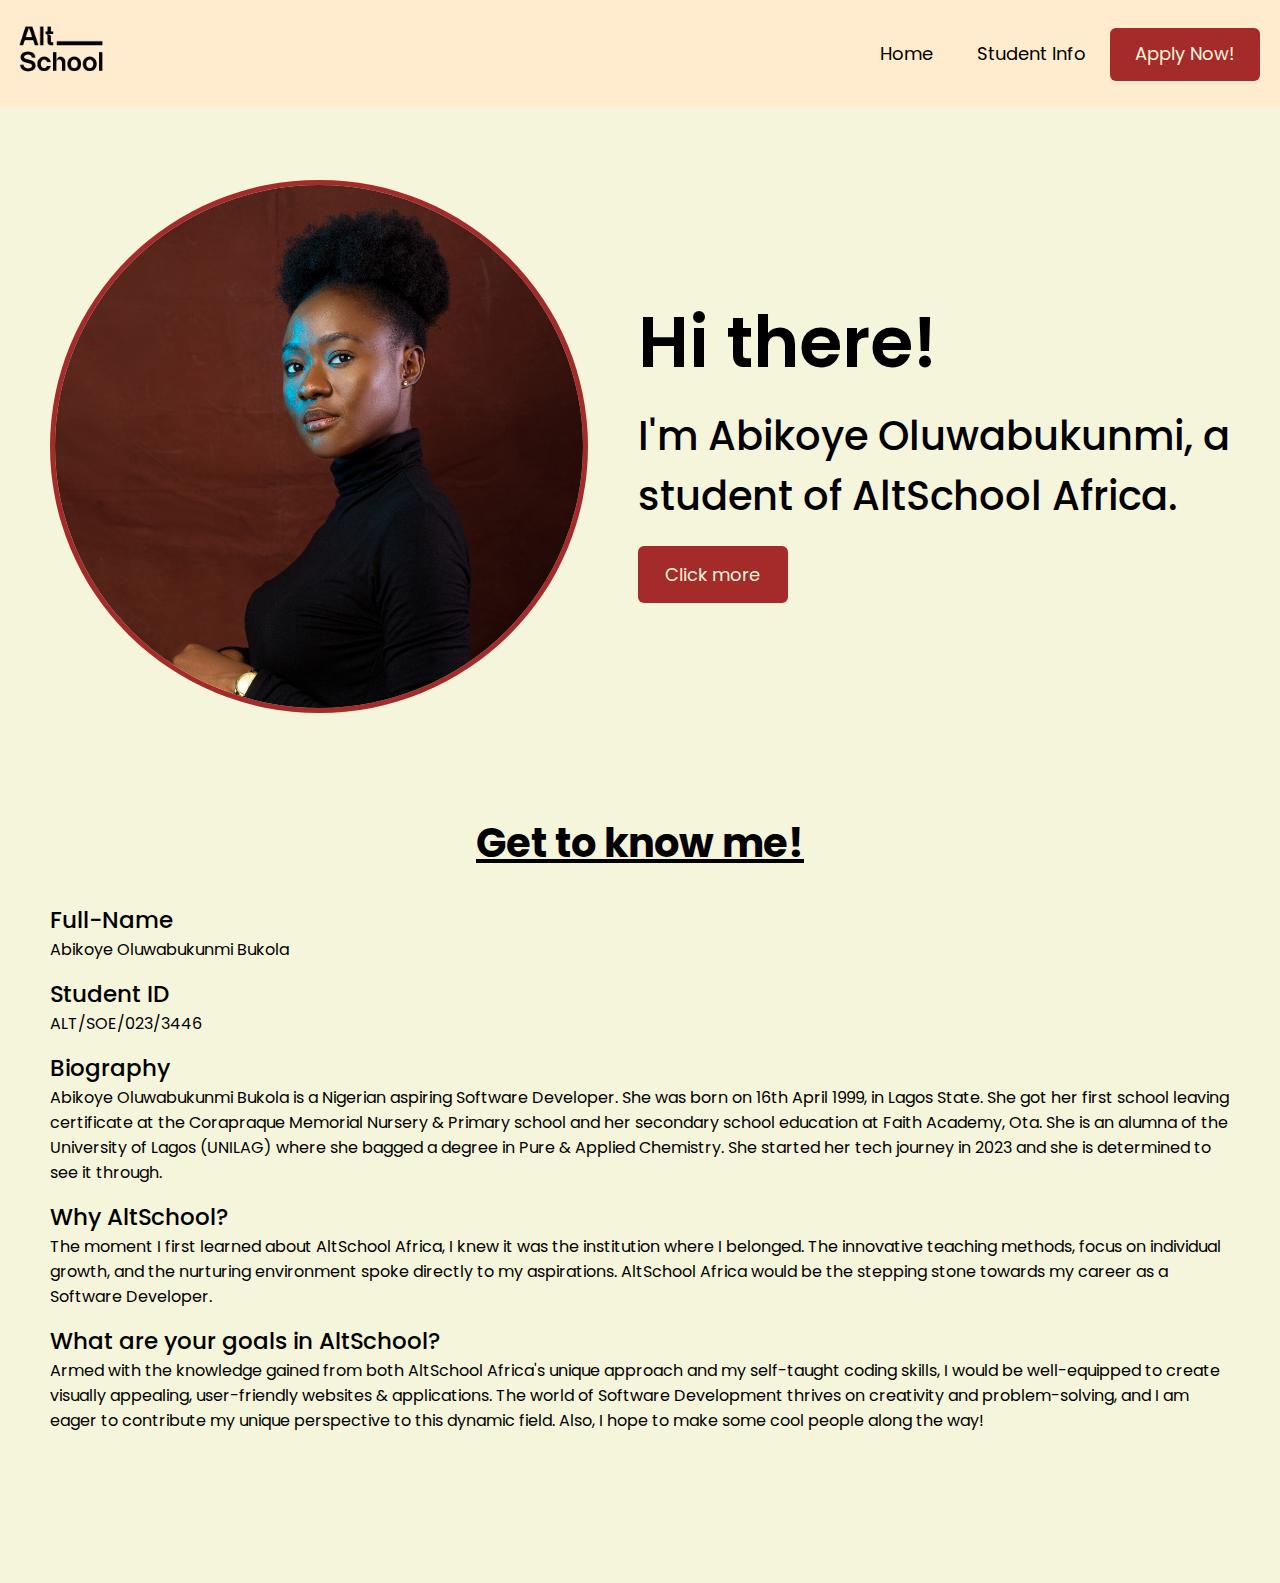
<file: index.html>
<!DOCTYPE html>
<html lang="en">
<head>
  <meta charset="UTF-8">
  <meta name="viewport" content="width=device-width, initial-scale=1.0">
  <title>Bukunmi's First Assignment</title>
  <link href="styles.css" rel="stylesheet">
  <link rel="preconnect" href="https://fonts.googleapis.com">
  <link rel="preconnect" href="https://fonts.gstatic.com" crossorigin>
  <link href="https://fonts.googleapis.com/css2?family=Poppins:wght@200;300;400;500;600;700&display=swap" rel="stylesheet">
</head>
<body>  

  <!--- nav container--->
  <nav class="nav-container">
    <a href="https://altschoolafrica.com"><img src="Images/altschool_africa.png" alt="AltSchool Logo" class="nav-left"></a>
    <div class="nav-right">
      <ul>
        <a href="index.html"><li class="nav-link">Home</li></a>
        <a href="#student-info"><li class="nav-link">Student Info</li></a>
        <a href="signup.html" class="apply-now"><li class="nav-link">Apply Now!</li></a>
      </ul>      
    </div>
  </nav>
  
  <!--student info container--> 
    <header class="student-info-container"><a href="#main" class="skip">Skip to main content</a>
      <main id="main">
        <div class="student-info" id="student-info">
          <img src="Images/DSC_0108-Recovered.jpg" alt="Student Picture" class="student-picture">
          <div class="student-salutation-name">
            <h1 class="student-salutation">Hi there!</h1>
            <h2 class="student-name">I'm Abikoye Oluwabukunmi, a student of AltSchool Africa.</h2>
            <a href="#student-more-info"><p class="student-more">Click more</p></a>
          </div>      
        </div>
        <div class="student-more-info">
          <h3 id="student-more-info">Get to know me!</h3>
          <div class="student-fullname">
            <h4>Full-Name</h4>
            <p>Abikoye Oluwabukunmi Bukola</p>        
          </div>
          <div class="student-id">
            <h4>Student ID</h4>
            <p>ALT/SOE/023/3446</p>
          </div>
          <div class="biography">
            <h4>Biography</h4>
            <p>Abikoye Oluwabukunmi Bukola is a Nigerian aspiring Software Developer. She was born on 16th April 1999, in Lagos State. She got her first school leaving certificate at the Corapraque Memorial Nursery & Primary school and her secondary school education at Faith Academy, Ota. She is an alumna of the University of Lagos (UNILAG) where she bagged a degree in Pure & Applied Chemistry. She started her tech journey in 2023 and she is determined to see it through.</p>
          </div>
          <div class="why-altschool">
            <h4>Why AltSchool?</h4>
            <p>The moment I first learned about AltSchool Africa, I knew it was the institution where I belonged. The innovative teaching methods, focus on individual growth, and the nurturing environment spoke directly to my aspirations. AltSchool Africa would be the stepping stone towards my career as a Software Developer.  </p>
          </div>
          <div class="altschool-goals">
            <h4>What are your goals in AltSchool?</h4>
            <p>Armed with the knowledge gained from both AltSchool Africa's unique approach and my self-taught coding skills, I would be well-equipped to create visually appealing, user-friendly websites & applications. The world of Software Development thrives on creativity and problem-solving, and I am eager to contribute my unique perspective to this dynamic field. Also, I hope to make some cool people along the way!</p>
          </div>
        </div>    
      </main>
    </header>  
</body>
</html>
</file>
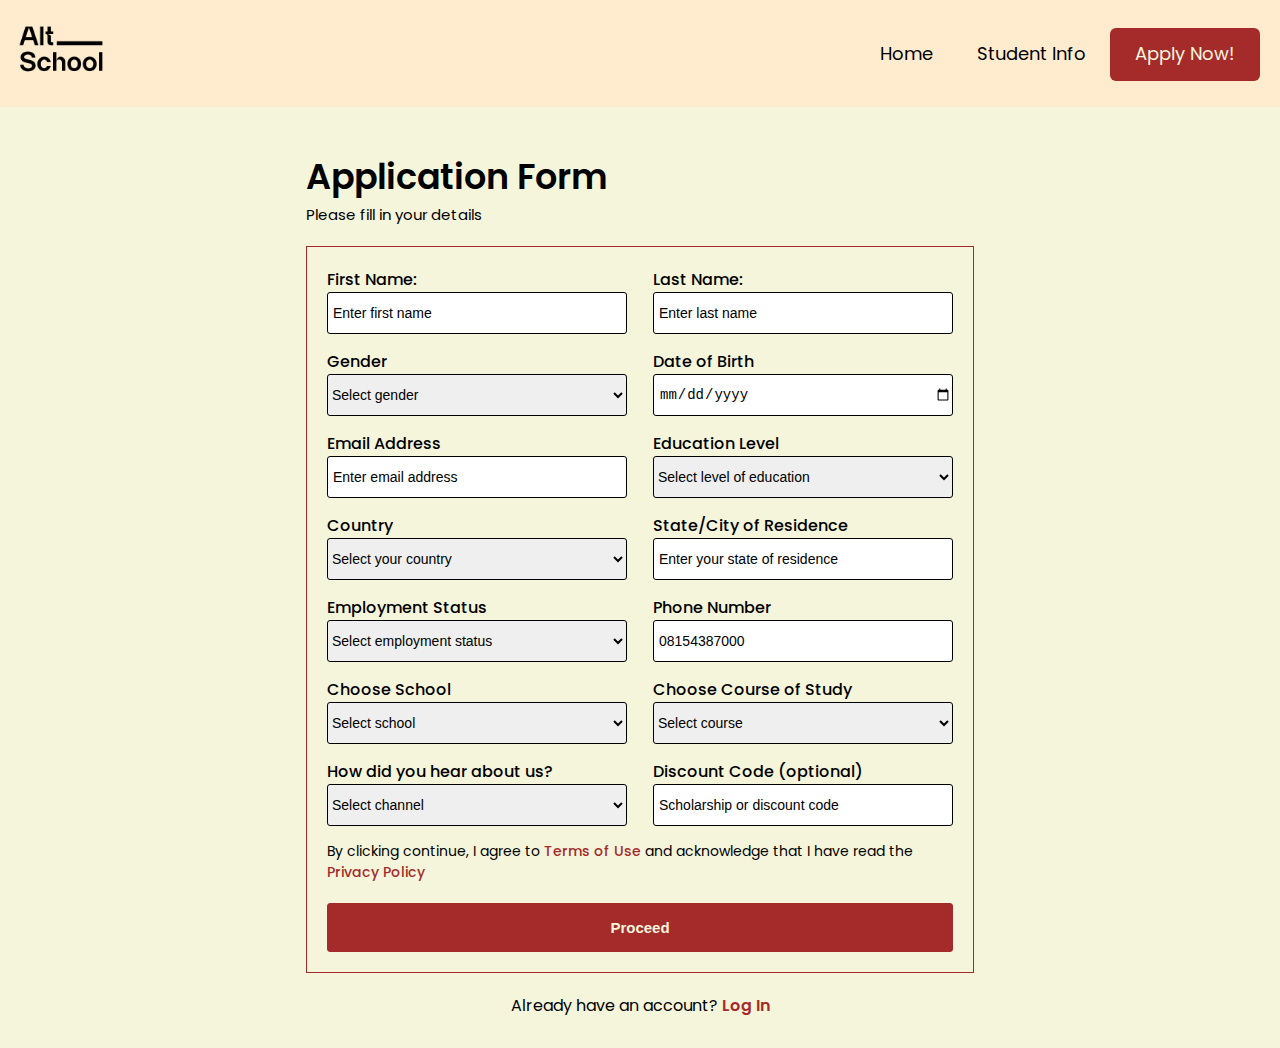
<file: signup.html>
<!DOCTYPE html>
<html lang="en">
<head>
  <meta charset="UTF-8">
  <meta name="viewport" content="width=device-width, initial-scale=1.0">
  <title>Bukunmi's First Assignment</title>
  <link href="signup.css" rel="stylesheet">
  <link rel="preconnect" href="https://fonts.googleapis.com">
  <link rel="preconnect" href="https://fonts.gstatic.com" crossorigin>
  <link href="https://fonts.googleapis.com/css2?family=Poppins:wght@200;300;400;500;600;700&display=swap" rel="stylesheet">
</head>
<body>
  
  <!--- nav container--->
  <nav class="nav-container">
    <a href="https://altschoolafrica.com"><img src="Images/altschool_africa.png" alt="AltSchool Logo" class="nav-left"></a>
    <div class="nav-right">
      <ul>
        <a href="index.html"><li class="nav-link">Home</li></a>
        <a href="#"><li class="nav-link">Student Info</li></a>
        <a href="signup.html" class="apply-now"><li class="nav-link">Apply Now!</li></a>
      </ul>      
    </div>
  </nav>

  <!--form container-->
  <div class="form-container">    
    <h1>Application Form</h1>
    <p>Please fill in your details</p>
    <form method="post" action='#'>
      <fieldset>
        <div class="first-last-name">
          <label for="first-name">First Name: <input id="first-name" name="first-name" type="text" required placeholder="Enter first name" /></label>
          <label for="last-name">Last Name: <input id="last-name" name="last-name" type="text" required placeholder="Enter last name"/></label>
        </div>
        <div class="gender-dateof-birth">
          <label for="gender">Gender 
            <select id="referrer" name="referrer">
              <option value="" hidden selected>Select gender</option>
              <option value="1">Male</option>
              <option value="2">Female</option>
              <option value="3">Others</option>
            </select>
          </label>
          <label for="dateof-birth">Date of Birth <input id="dateof-birth" name="dateof-birth" type="date" required  /></label>
        </div>
        <div class="email-education">
          <label for="email">Email Address <input id="email" name="email" type="email" required placeholder="Enter email address" /></label>
          <label for="education">Education Level 
            <select id="referrer" name="referrer">
              <option value="" hidden selected>Select level of education</option>
              <option value="1">Secondary Education</option>
              <option value="2">Bachelor's Degree</option>
              <option value="3">Master's Degree</option>
              <option value="4">Others</option>
            </select>
          </label>
        </div>
        <div class="country-state">          
          <label for="country">Country 
            <select id="referrer" name="referrer">
              <option value="" hidden selected>Select your country</option>
              <option value="1">Nigeria</option>
              <option value="2">Ghana</option>
              <option value="3">Kenya</option>
              <option value="4">Others</option>
            </select>
          </label>
          <label for="state">State/City of Residence <input id="state" name="state" type="text" required placeholder="Enter your state of residence" /></label>
        </div>
        <div class="employment-status-phone-number">          
          <label for="employment-status">Employment Status 
            <select id="referrer" name="referrer">
              <option value="" hidden selected class="selected">Select employment status</option>
              <option value="1">Entrepreneur</option>
              <option value="2">Full-time Employment</option>
              <option value="3">Student</option>
              <option value="4">Others</option>
            </select>
          </label>
          <label for="phone-number">Phone Number <input id="phone-number" name="phone-number" type="tel" required placeholder="08154387000" />
          </label>
        </div>  
        <div class="choose-school-course">          
          <label for="school">Choose School
            <select id="referrer" name="referrer">
              <option value="" hidden selected>Select school</option>
              <option value="1">School of Software Development</option>
              <option value="2">School of Data Analytics</option>
              <option value="3">School of Product Design</option>
            </select>
          </label>
          <label for="course">Choose Course of Study
            <select id="referrer" name="referrer">
              <option value="" hidden selected>Select course</option>
              <option value="1">Frontend Engineering</option>
              <option value="2">Backend Engineering</option>
              <option value="3">Cloud Engineering</option>            
            </select>
          </label>
        </div>
        <div class="channel-discount-code">          
          <label for="channel">How did you hear about us?
            <select id="referrer" name="referrer">
              <option value="" hidden selected>Select channel</option>
              <option value="1">YouTube videos</option>
              <option value="2">Twitter</option>
              <option value="3">Word of mouth</option>
              <option value="4">Others</option>
            </select>
          </label>
          <label for="discount-code">Discount Code (optional)<input id="discount-code" name="discount-code" type="text" placeholder="Scholarship or discount code" /></label>
        </div>
        <div class="privacy">
          <p>By clicking continue, I agree to <a href="https://altschoolafrica.com/terms-and-conditions">Terms of Use</a> and acknowledge that I have read the <a href="https://altschoolafrica.com/privacy-policy">Privacy Policy</a></p>
          <a href="#"><button class="form-button">Proceed</button></a>
        </div>  

      </fieldset>
    </form>          
  </div>
  <div class="student-login">
    <p>Already have an account? <a href="#">Log In</a></p>
  </div>
</body>
</html>
</file>
<file: styles.css>
*{
  margin: 0;
  padding: 0;
  box-sizing: border-box;
}

body{
  font-family: 'Poppins', sans-serif;
  background-color:beige; 
}

.nav-container{
  background-color: blanchedalmond;
  position: fixed;
  width: 100%;
  display: flex;
  justify-content: space-between;
  align-items: center; 
}

.nav-left{ 
  margin-left: 10px;
  width: 100px;
}

.nav-right{
  margin-right: 10px;
  padding: 15px 10px;
}

.nav-right ul li{
  list-style: none;
  display: inline-block;
  margin: 0px 20px; 
  font-size: 18px;
}

.nav-right ul a{
  text-decoration: none;
  color: #000;
}

.nav-right .apply-now{
  background-color: brown; 
  color: beige;   
  padding: 15px 5px;
  border-radius: 6px;
  text-align: center;
}

.student-info-container{
  padding-top: 130px; 
  padding-bottom: 100px;  
}

.student-info{
  display: flex;
  align-items: center;  
}

.student-info .student-picture{
  width: 42%; 
  margin: 50px;
  border-radius: 50%;
  border: 5px solid brown;
}

.student-salutation{
  text-align: left;
}

.student-info .student-salutation{
  font-size: 70px;
  font-weight: 600;
  margin-bottom: 10px;
}

.student-info .student-name{
  font-size: 40px;
  font-weight: 500;
  margin-bottom: 20px;
}

.student-info .student-more{
  font-size: 18px;
  background-color: brown;  
  width: 150px;
  padding: 15px 10px;
  border-radius: 6px;
  text-align: center;
}

.student-info a{
  color: beige;
  text-decoration: none;
}

.student-more-info{
  background-color: beige;
  margin: 50px;
}

.student-more-info h3{
  font-size: 40px;
  margin-bottom: 30px;
  text-align: center;
  text-decoration: underline;
}

.student-fullname, .student-id, .biography, .why-altschool, .altschool-goals{
  margin-bottom: 15px;
}

.student-fullname h4, .student-id h4, .biography h4, .why-altschool h4, .altschool-goals h4{
  font-size: 23px;
  font-weight: 500;
}

.student-fullname p, .student-id p, .biography p, .why-altschool p, .altschool-goals p{
  font-size: 16px;
  font-weight: 400;
}

.skip {
  position: absolute;
  left: -10000px;
  top: auto;
  width: 1px;
  height: 1px;
  overflow: hidden;
  text-decoration: none;
  font-size: 15px;
  margin-left: 10px;
  color: brown;
}

.skip:focus {
  position: static;
  width: auto;
  height: auto;
}

/* @media screen and (max-width: 1280px) and (min-width: 500px) {
  .student-info{
    display: block;
    text-align: center;
  }
  
} */

@media (max-width: 600px){ 
  html, body{
  overflow-x: hidden;
  } 

  .nav-left{     
    width: 80px;
    height: 80px;  
  }  

  .nav-right{
    margin-right: 10px;
    padding: 10px 5px;
  }
  
  .nav-right ul li{    
    margin: 0px 5px; 
    font-size: 13px;
  }

  .nav-right .apply-now{ 
    padding: 8px 5px;
  }

  .student-info{
    display: block;   
    text-align: center;  
  }
  
  .student-info .student-picture{
    width: 80%;     
    margin: 20px;
  }

  .student-salutation-name{
    margin: 10px 15px;
  }
  
  .student-info .student-salutation{
    font-size: 55px;  
    text-align: center;     
  } 
  
 .student-info .student-name{
    font-size: 30px;
    text-align: center;       
  }
  
  .student-info .student-more{
    font-size: 14px;     
    width: 100px;
    margin: 0 auto;    
  }
  
  .student-more-info{
    margin: 10px;
  }
  
  .student-more-info h3{
    font-size: 38px;
    text-align: center;
    margin-left: 15px;
  }
  
  .student-fullname h4, .student-id h4, .biography h4, .why-altschool h4, .altschool-goals h4{
    font-size: 20px;    
  }
  
  .student-fullname p, .student-id p, .biography p, .why-altschool p, .altschool-goals p{
    font-size: 14px;    
  }
} 





 /* @media only screen and (max-width: 768px) {
 
  .nav-left{     
    width: 80px;
    height: 80px;  
  }  

  .nav-right{
    margin-right: 10px;
    padding: 10px 5px;
  }
  
  .nav-right ul li{    
    margin: 0px 5px; 
    font-size: 13px;
  }

  .nav-right .apply-now{ 
    padding: 8px 5px;
  }

  .student-info{
    display: block;   
    text-align: center;  

  }
  
} */
</file>
<file: signup.css>
*{
  margin: 0;
  padding: 0;
  box-sizing: border-box;
}

body{
  font-family: 'Poppins', sans-serif;
  background-color: beige;
}

.nav-container{
  background-color: blanchedalmond;
  position: fixed;
  width: 100%;
  display: flex;
  justify-content: space-between;
  align-items: center; 
}

.nav-left{ 
  margin-left: 10px;
  width: 100px;
  height: 100px;  
}

.nav-right{
  margin-right: 10px;
  padding: 15px 10px;
}

.nav-right ul li{
  list-style: none;
  display: inline-block;
  margin: 0px 20px; 
  font-size: 18px;
}

.nav-right ul a{
  text-decoration: none;
  color: #000;
}

.nav-right .apply-now{
  background-color: brown; 
  color: beige;   
  padding: 15px 5px;
  border-radius: 6px;
  text-align: center;
}

.form-container{  
  padding: 150px 50px 20px 50px;
  width: 60%;
  margin: 0 auto;  
}

.form-container h1{
  font-size: 35px;
  font-weight: 600;
}

.form-container p{
  font-size: 15px;
  font-weight: 400;
  margin-bottom: 20px;
}

fieldset{
  padding: 20px 20px;  
  border: 1px solid brown;
}

.first-last-name, .gender-dateof-birth, .email-education, .country-state, .employment-status-phone-number, .choose-school-course, .channel-discount-code{  
  display: flex;
  justify-content: space-between;
}

label{
  display: grid;  
  font-size: 16px;
  font-weight: 500;  
}

input{
  padding-left: 5px;
}

input,
select {
  width: 100%;
  min-width: 300px;
  min-height: 3em;
  font-size: 14px;
  border-radius: 3px;
  margin-bottom: 15px;
  border: 1px solid black; 
  outline: none;
}

::placeholder{
  font-size: 14px;  
  color: black;
}

.privacy p{
  font-size: 14px;
  font-weight: 400;
}

.privacy p a{
  text-decoration: none;
  color: brown;
  font-weight: 500;
}

.form-button{
  background-color: brown;
  border: 1px solid brown;
  color: beige;
  font-size: 15px;
  font-weight: 600;
  padding: 15px;
  border-radius: 3px;
  width: 100%;
  cursor: pointer;
}

.student-login{
  text-align: center;
  margin-bottom: 30px;
}

.student-login p a{
  text-decoration: none;
  font-weight: 600;
  color: brown;
}
  
@media (max-width: 600px) {
  html, body{
    overflow-x: hidden;
    } 
  
  .nav-left{     
    width: 80px;
    height: 80px;  
  }  

  .nav-right{
    margin-right: 10px;
    padding: 10px 5px;
  }
  
  .nav-right ul li{    
    margin: 0px 5px; 
    font-size: 13px;
  }

  .nav-right .apply-now{ 
    padding: 8px 5px;
  }

  .student-login{
    text-align: left;
    margin-left: 10px;
  }

  .form-container{  
    padding: 100px 10px 20px 10px;
    width: 100%;
  } 

  fieldset{
    padding: 10px 10px;      
  }

  .first-last-name, .gender-dateof-birth, .email-education, .country-state, .employment-status-phone-number, .choose-school-course, .channel-discount-code{
    display: block;    
  }

  input,
  select {
  width: 100%;
   
  }

  
}
</file>
